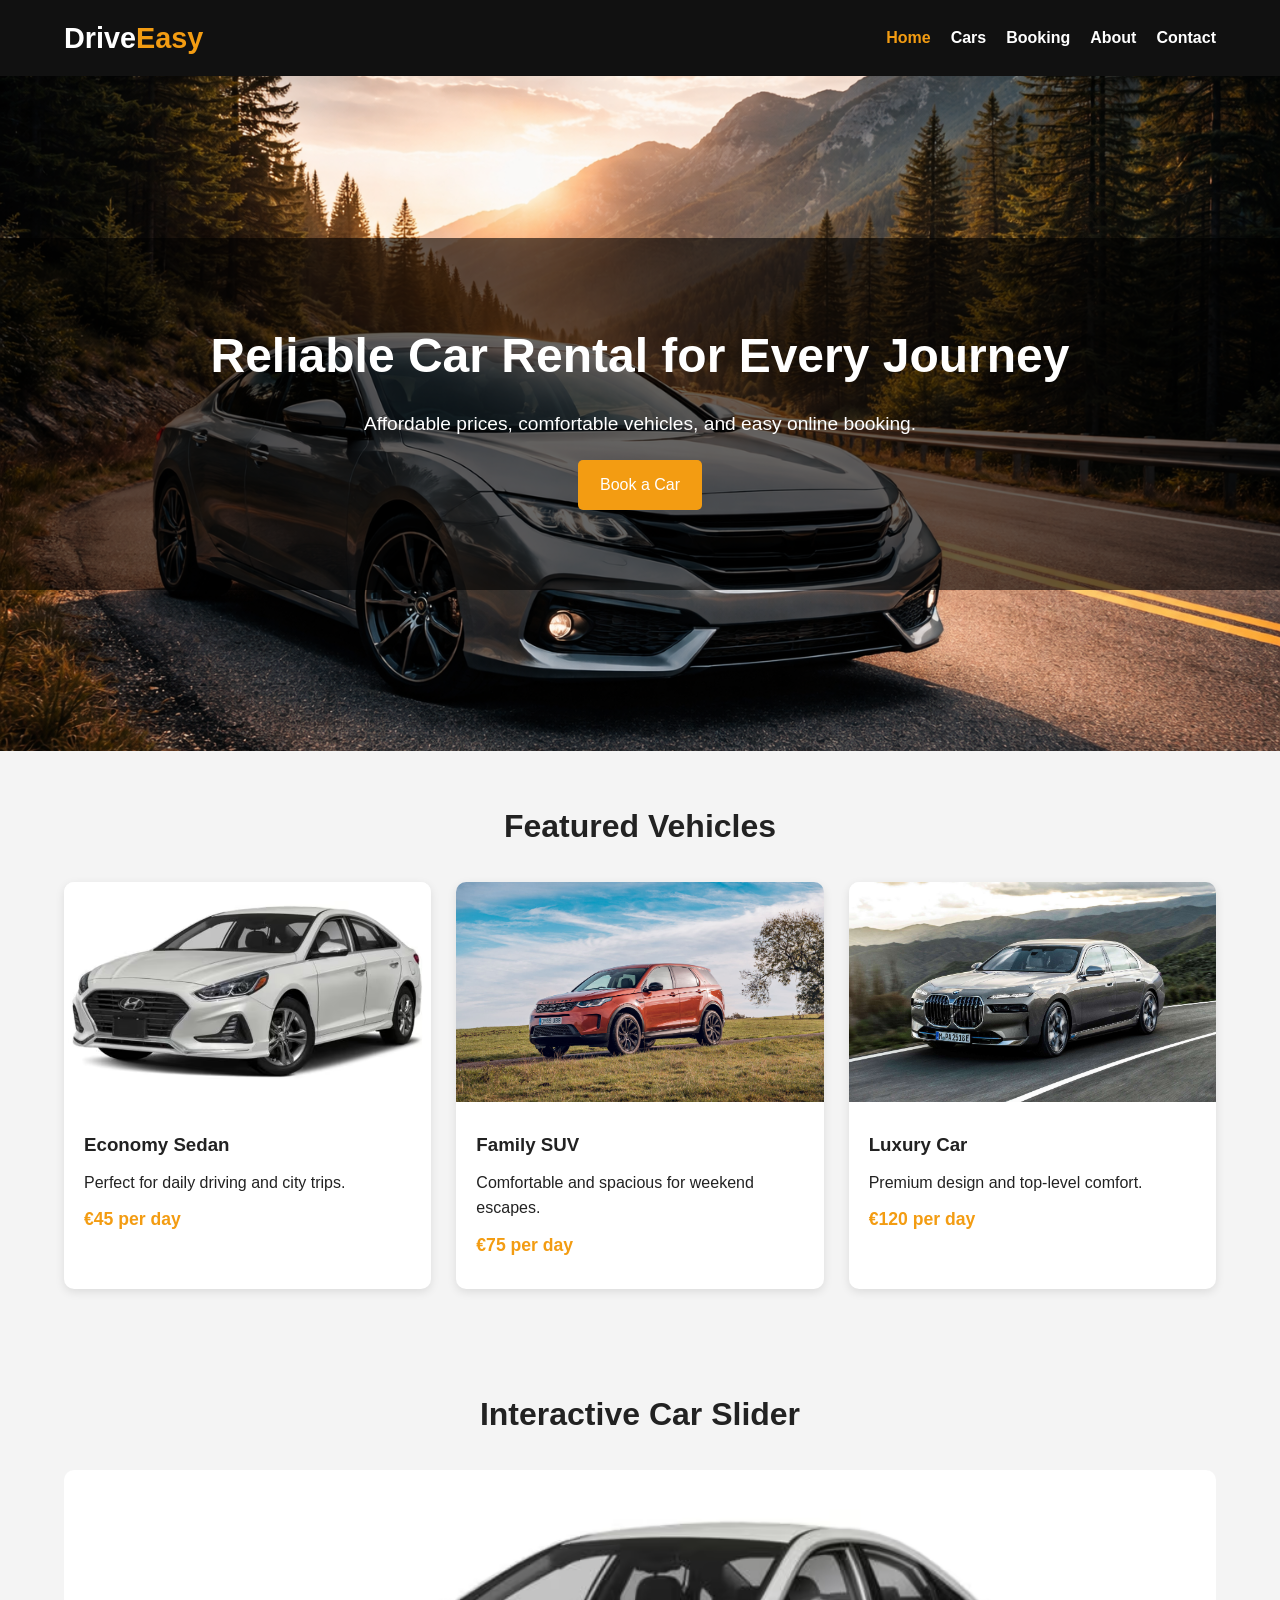
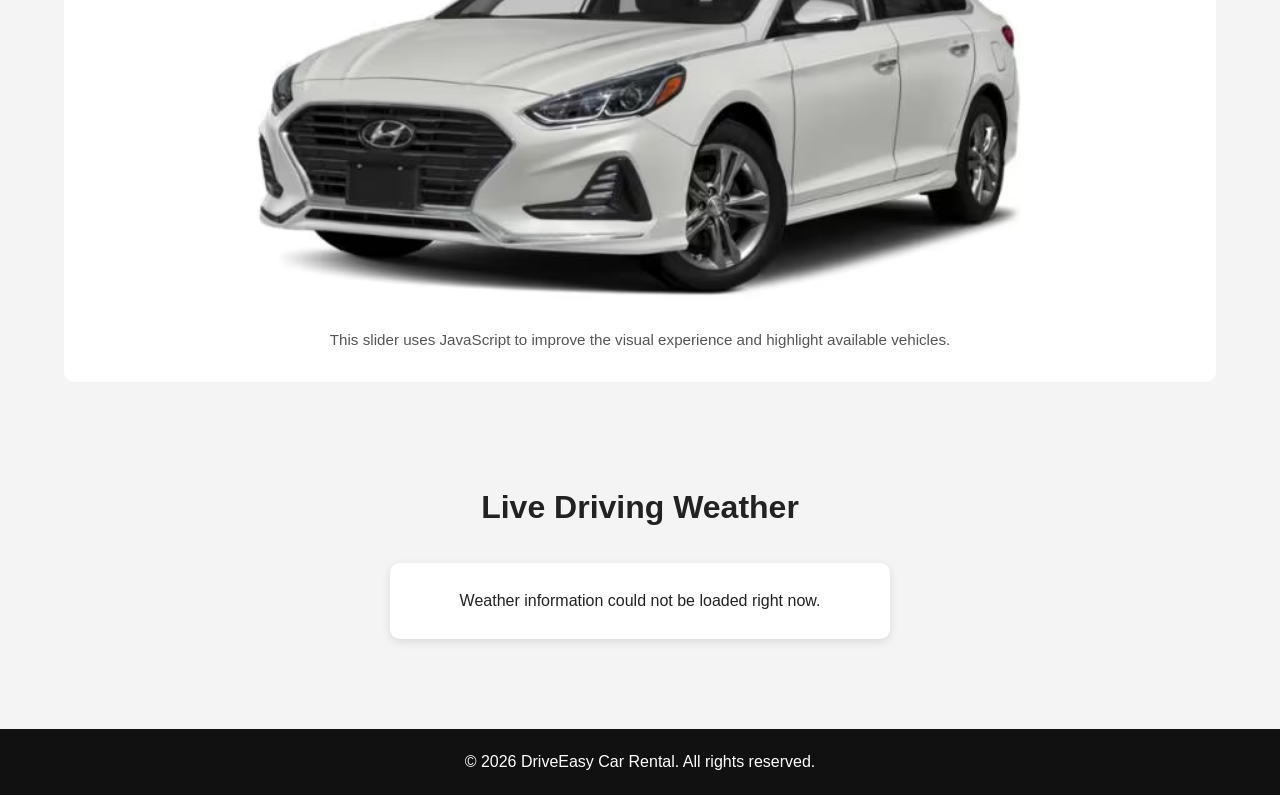
<file: index.html>
<!DOCTYPE html>
<html lang="en">
<head>
  <meta charset="UTF-8">
  <meta name="viewport" content="width=device-width, initial-scale=1.0">
  <title>DriveEasy Car Rental | Home</title>
  <meta name="description" content="DriveEasy Car Rental offers affordable, reliable, and stylish car hire with simple online booking and responsive design.">
  <meta name="keywords" content="car rental, car hire, Dublin car rental, affordable car rental, DriveEasy">
  <meta name="author" content="Your Name">
  <link rel="stylesheet" href="css/style.css">
</head>
<body>

<header>
  <div class="container navbar">
    <div class="logo">Drive<span>Easy</span></div>
    <nav>
      <ul>
        <li><a href="index.html" class="active">Home</a></li>
        <li><a href="cars.html">Cars</a></li>
        <li><a href="booking.html">Booking</a></li>
        <li><a href="about.html">About</a></li>
        <li><a href="contact.html">Contact</a></li>
      </ul>
    </nav>
  </div>
</header>

<section class="hero">
  <div class="hero-overlay">
    <div class="container">
      <h1>Reliable Car Rental for Every Journey</h1>
      <p>Affordable prices, comfortable vehicles, and easy online booking.</p>
      <a href="booking.html" class="btn">Book a Car</a>
    </div>
  </div>
</section>

<section class="section">
  <div class="container">
    <h2>Featured Vehicles</h2>
    <div class="cards">
      <div class="card">
        <img src="images/sedan.jpg" alt="Modern economy sedan for city driving">
        <div class="card-content">
          <h3>Economy Sedan</h3>
          <p>Perfect for daily driving and city trips.</p>
          <p class="price">€45 per day</p>
        </div>
      </div>
      <div class="card">
        <img src="images/suv.jpg" alt="Spacious SUV for families and long journeys">
        <div class="card-content">
          <h3>Family SUV</h3>
          <p>Comfortable and spacious for weekend escapes.</p>
          <p class="price">€75 per day</p>
        </div>
      </div>
      <div class="card">
        <img src="images/luxury.jpg" alt="Luxury rental car with premium interior">
        <div class="card-content">
          <h3>Luxury Car</h3>
          <p>Premium design and top-level comfort.</p>
          <p class="price">€120 per day</p>
        </div>
      </div>
    </div>
  </div>
</section>

<section class="section">
  <div class="container">
    <h2>Interactive Car Slider</h2>
    <div class="slider">
      <img id="sliderImage" src="images/sedan.jpg" alt="Car rental image slider showing available vehicles">
      <p class="small-text">This slider uses JavaScript to improve the visual experience and highlight available vehicles.</p>
    </div>
  </div>
</section>

<section class="section">
  <div class="container">
    <h2>Live Driving Weather</h2>
    <div id="weatherBox" class="weather-box">
      <p>Loading weather data...</p>
    </div>
  </div>
</section>

<footer>
  <p>&copy; 2026 DriveEasy Car Rental. All rights reserved.</p>
</footer>

<script src="js/script.js"></script>
</body>
</html>
</file>
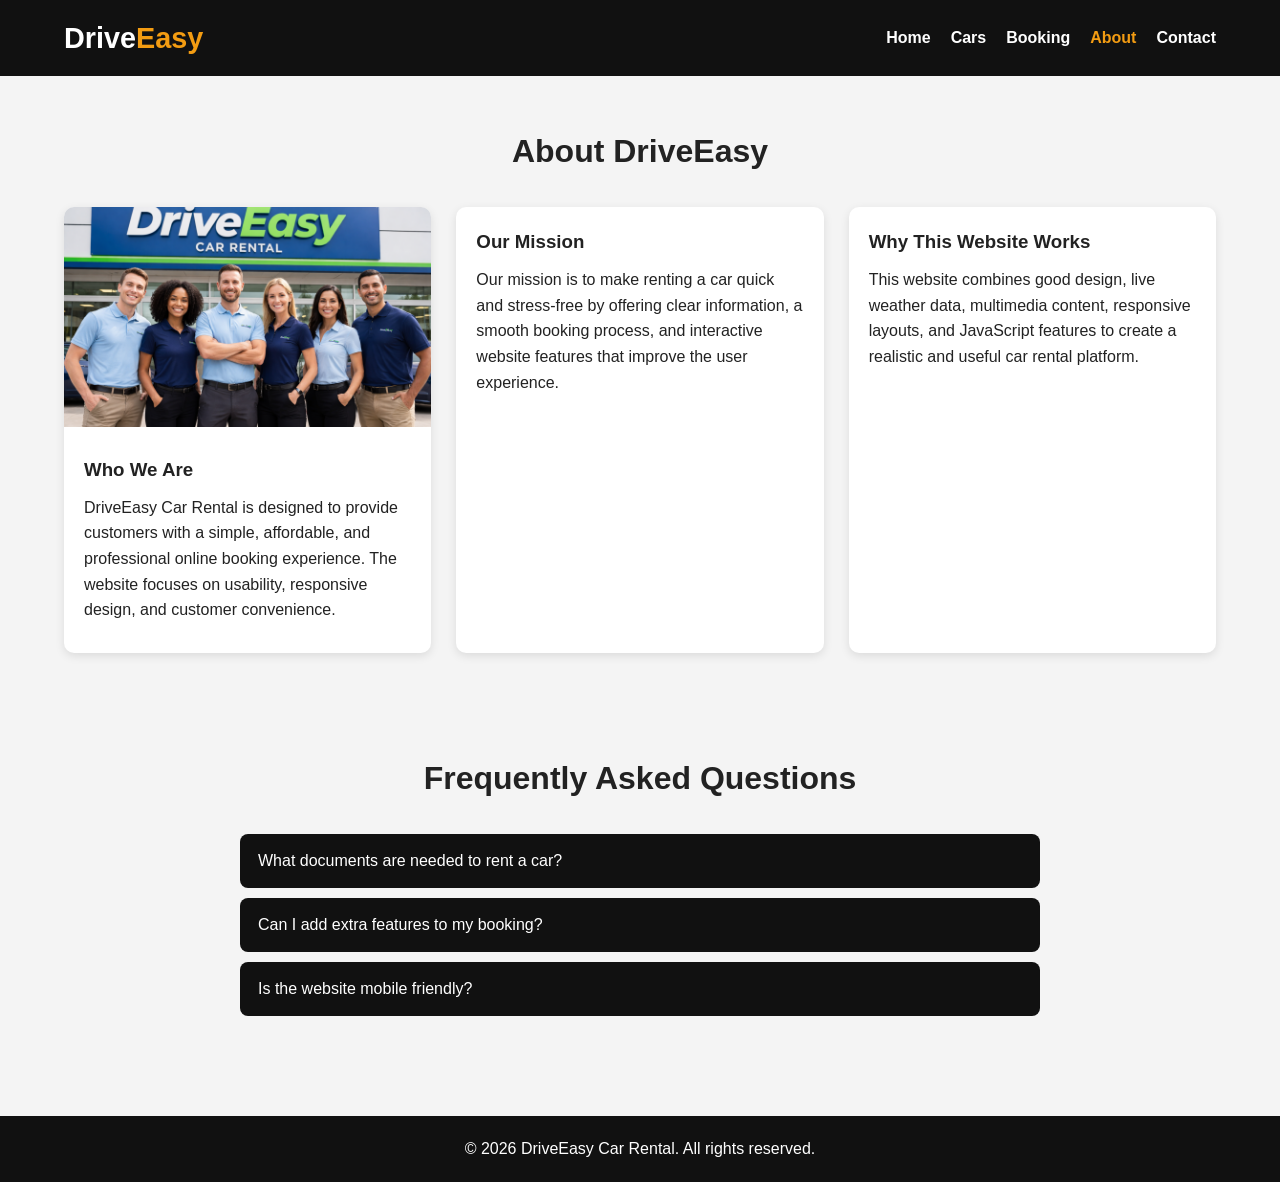
<file: About.html>
<!DOCTYPE html>
<html lang="en">
<head>
  <meta charset="UTF-8">
  <meta name="viewport" content="width=device-width, initial-scale=1.0">
  <title>DriveEasy Car Rental | About</title>
  <meta name="description" content="Learn about DriveEasy Car Rental, our services, and frequently asked questions.">
  <meta name="keywords" content="about car rental, rental service, car hire FAQ">
  <meta name="author" content="Your Name">
  <link rel="stylesheet" href="css/style.css">
</head>
<body>

<header>
  <div class="container navbar">
    <div class="logo">Drive<span>Easy</span></div>
    <nav>
      <ul>
        <li><a href="index.html">Home</a></li>
        <li><a href="cars.html">Cars</a></li>
        <li><a href="booking.html">Booking</a></li>
        <li><a href="about.html" class="active">About</a></li>
        <li><a href="contact.html">Contact</a></li>
      </ul>
    </nav>
  </div>
</header>

<section class="section">
  <div class="container">
    <h2>About DriveEasy</h2>
    <div class="cards">
      <div class="card">
        <img src="images/team.jpg" alt="DriveEasy customer service team">
        <div class="card-content">
          <h3>Who We Are</h3>
          <p>DriveEasy Car Rental is designed to provide customers with a simple, affordable, and professional online booking experience. The website focuses on usability, responsive design, and customer convenience.</p>
        </div>
      </div>
      <div class="card">
        <div class="card-content">
          <h3>Our Mission</h3>
          <p>Our mission is to make renting a car quick and stress-free by offering clear information, a smooth booking process, and interactive website features that improve the user experience.</p>
        </div>
      </div>
      <div class="card">
        <div class="card-content">
          <h3>Why This Website Works</h3>
          <p>This website combines good design, live weather data, multimedia content, responsive layouts, and JavaScript features to create a realistic and useful car rental platform.</p>
        </div>
      </div>
    </div>
  </div>
</section>

<section class="section">
  <div class="container">
    <h2>Frequently Asked Questions</h2>
    <div class="accordion">
      <div class="accordion-item">
        <button class="accordion-btn">What documents are needed to rent a car?</button>
        <div class="accordion-content">
          <p>You need a valid driving license, identification, and a payment method.</p>
        </div>
      </div>

      <div class="accordion-item">
        <button class="accordion-btn">Can I add extra features to my booking?</button>
        <div class="accordion-content">
          <p>Yes, customers can add GPS, a child seat, and full insurance through the booking form.</p>
        </div>
      </div>

      <div class="accordion-item">
        <button class="accordion-btn">Is the website mobile friendly?</button>
        <div class="accordion-content">
          <p>Yes, the website uses responsive design so it adapts to desktop, tablet, and mobile screens.</p>
        </div>
      </div>
    </div>
  </div>
</section>

<footer>
  <p>&copy; 2026 DriveEasy Car Rental. All rights reserved.</p>
</footer>

<script src="js/script.js"></script>
</body>
</html>
</file>
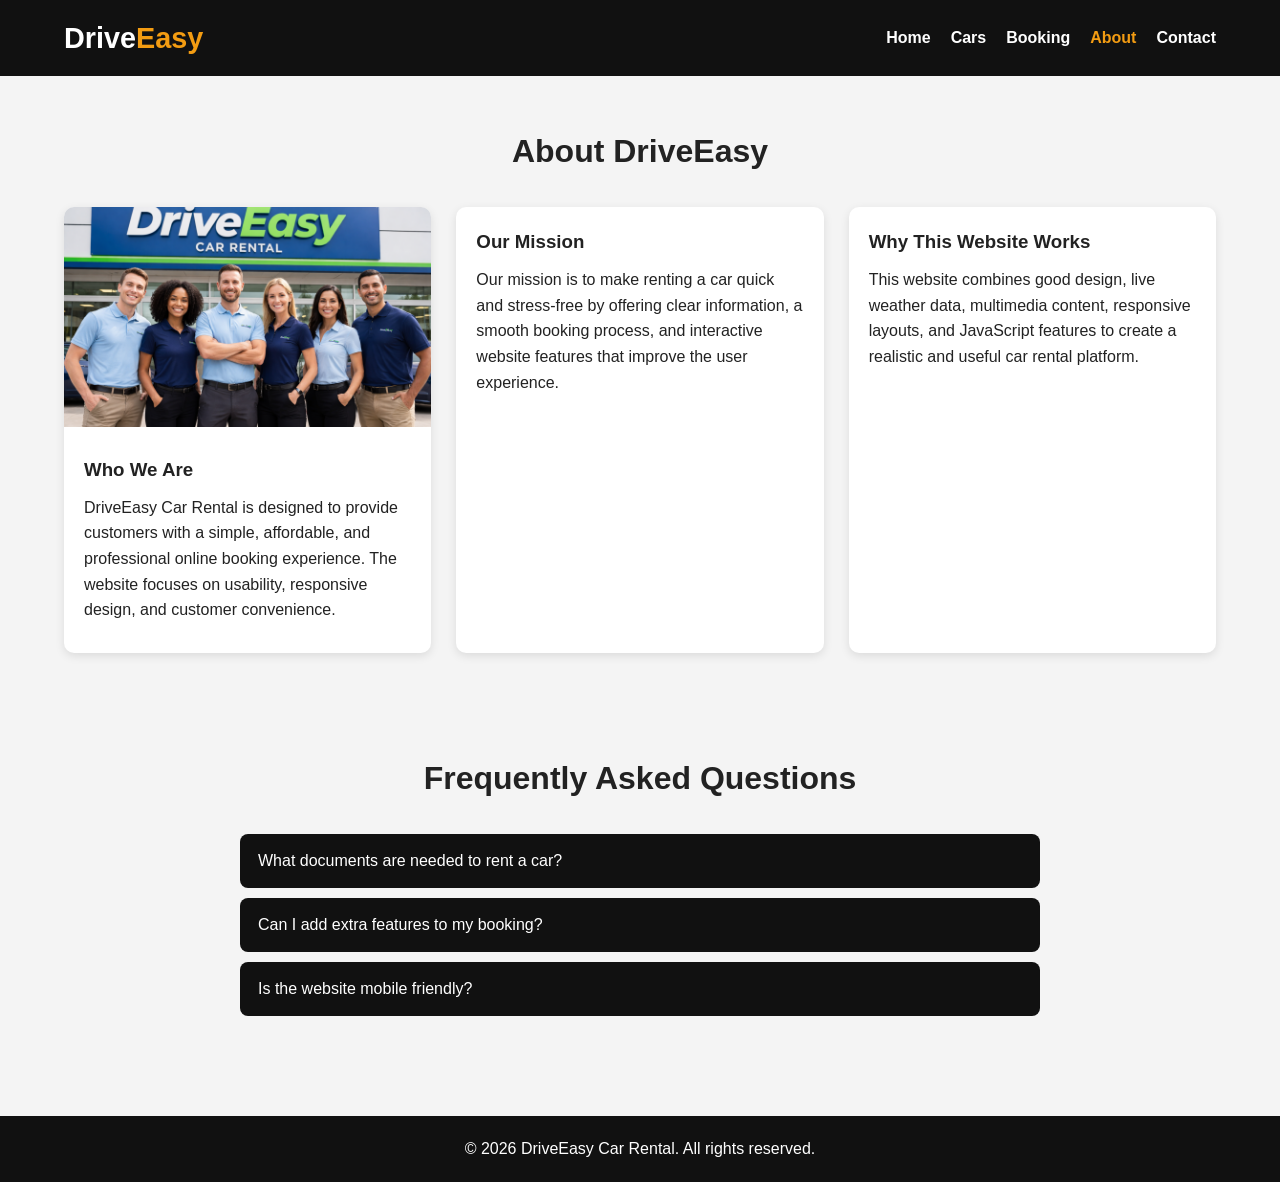
<file: about.html>
<!DOCTYPE html>
<html lang="en">
<head>
  <meta charset="UTF-8">
  <meta name="viewport" content="width=device-width, initial-scale=1.0">
  <title>DriveEasy Car Rental | About</title>
  <meta name="description" content="Learn about DriveEasy Car Rental, our services, and frequently asked questions.">
  <meta name="keywords" content="about car rental, rental service, car hire FAQ">
  <meta name="author" content="Your Name">
  <link rel="stylesheet" href="css/style.css">
</head>
<body>

<header>
  <div class="container navbar">
    <div class="logo">Drive<span>Easy</span></div>
    <nav>
      <ul>
        <li><a href="index.html">Home</a></li>
        <li><a href="cars.html">Cars</a></li>
        <li><a href="booking.html">Booking</a></li>
        <li><a href="about.html" class="active">About</a></li>
        <li><a href="contact.html">Contact</a></li>
      </ul>
    </nav>
  </div>
</header>

<section class="section">
  <div class="container">
    <h2>About DriveEasy</h2>
    <div class="cards">
      <div class="card">
        <img src="images/team.jpg" alt="DriveEasy customer service team">
        <div class="card-content">
          <h3>Who We Are</h3>
          <p>DriveEasy Car Rental is designed to provide customers with a simple, affordable, and professional online booking experience. The website focuses on usability, responsive design, and customer convenience.</p>
        </div>
      </div>
      <div class="card">
        <div class="card-content">
          <h3>Our Mission</h3>
          <p>Our mission is to make renting a car quick and stress-free by offering clear information, a smooth booking process, and interactive website features that improve the user experience.</p>
        </div>
      </div>
      <div class="card">
        <div class="card-content">
          <h3>Why This Website Works</h3>
          <p>This website combines good design, live weather data, multimedia content, responsive layouts, and JavaScript features to create a realistic and useful car rental platform.</p>
        </div>
      </div>
    </div>
  </div>
</section>

<section class="section">
  <div class="container">
    <h2>Frequently Asked Questions</h2>
    <div class="accordion">
      <div class="accordion-item">
        <button class="accordion-btn">What documents are needed to rent a car?</button>
        <div class="accordion-content">
          <p>You need a valid driving license, identification, and a payment method.</p>
        </div>
      </div>

      <div class="accordion-item">
        <button class="accordion-btn">Can I add extra features to my booking?</button>
        <div class="accordion-content">
          <p>Yes, customers can add GPS, a child seat, and full insurance through the booking form.</p>
        </div>
      </div>

      <div class="accordion-item">
        <button class="accordion-btn">Is the website mobile friendly?</button>
        <div class="accordion-content">
          <p>Yes, the website uses responsive design so it adapts to desktop, tablet, and mobile screens.</p>
        </div>
      </div>
    </div>
  </div>
</section>

<footer>
  <p>&copy; 2026 DriveEasy Car Rental. All rights reserved.</p>
</footer>

<script src="js/script.js"></script>
</body>
</html>
</file>
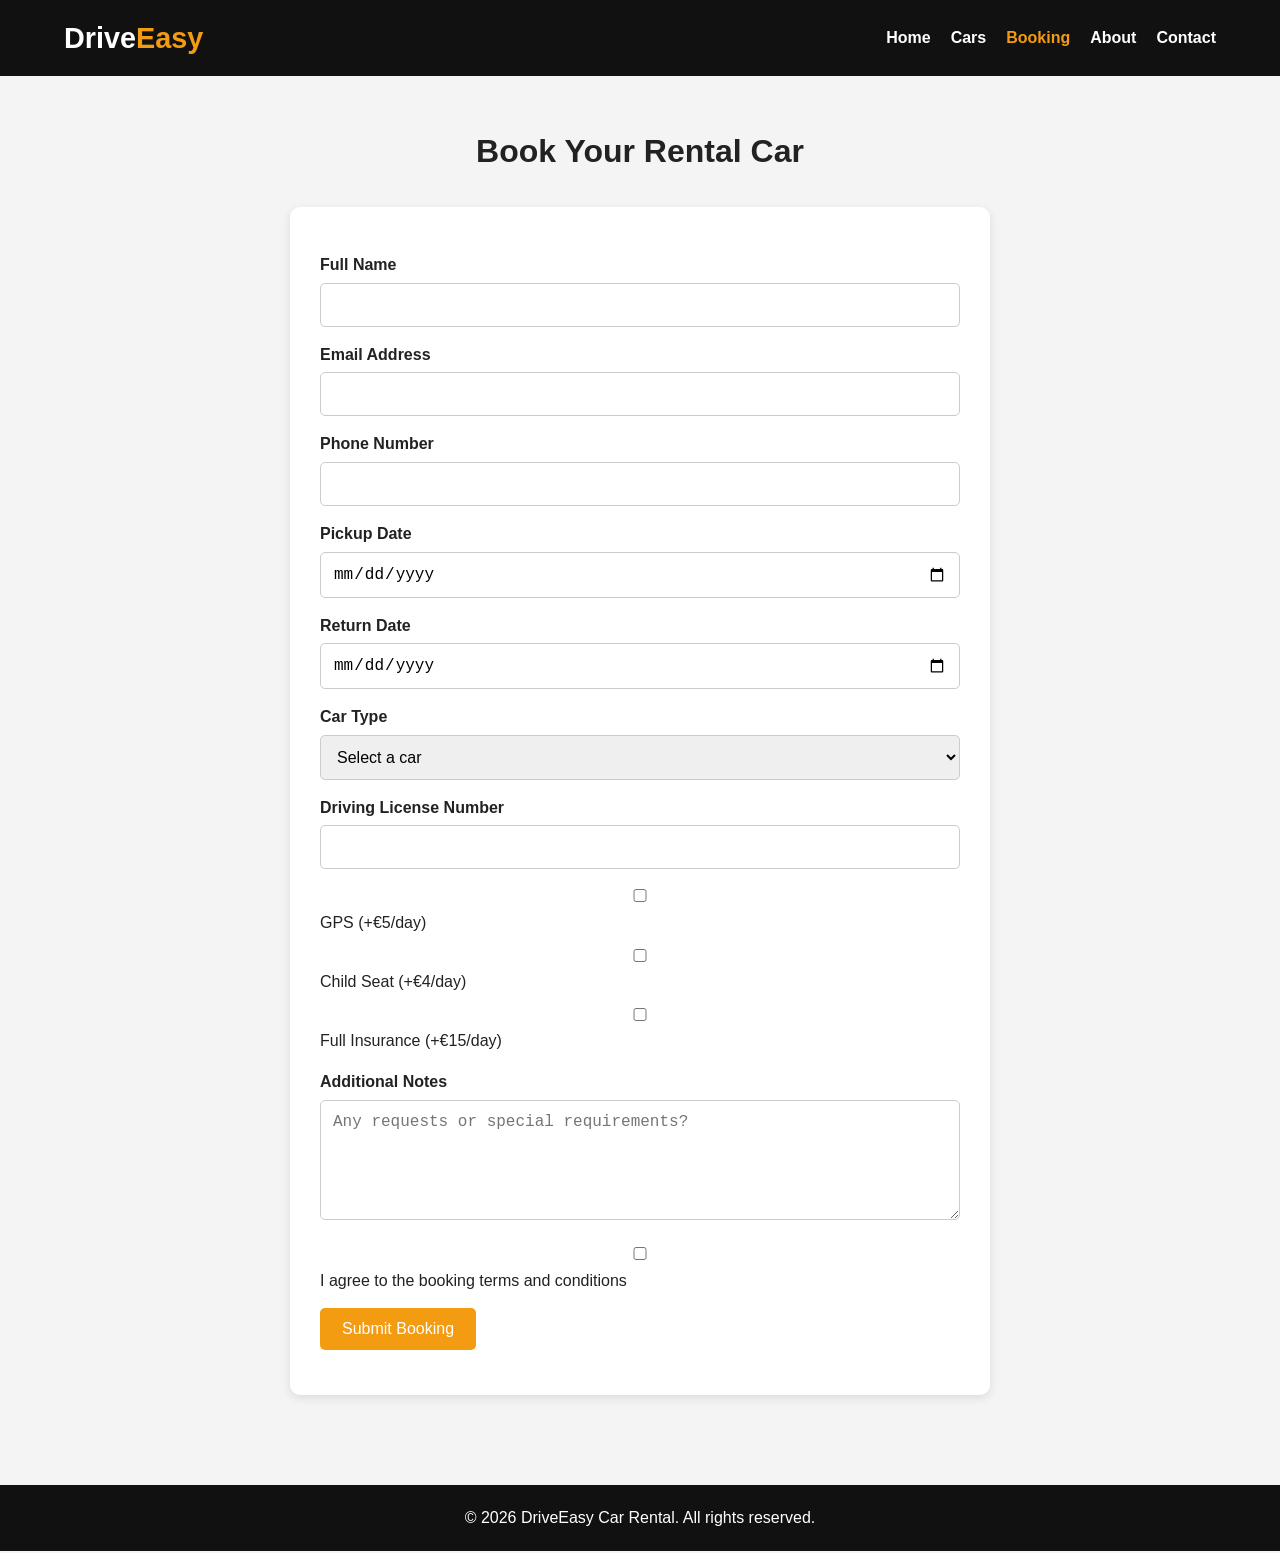
<file: booking.html>
<!DOCTYPE html>
<html lang="en">
<head>
  <meta charset="UTF-8">
  <meta name="viewport" content="width=device-width, initial-scale=1.0">
  <title>DriveEasy Car Rental | Booking</title>
  <meta name="description" content="Book your rental car online with DriveEasy using our simple and interactive booking form.">
  <meta name="keywords" content="book rental car, online car booking, car hire booking">
  <meta name="author" content="Your Name">
  <link rel="stylesheet" href="css/style.css">
</head>
<body>

<header>
  <div class="container navbar">
    <div class="logo">Drive<span>Easy</span></div>
    <nav>
      <ul>
        <li><a href="index.html">Home</a></li>
        <li><a href="cars.html">Cars</a></li>
        <li><a href="booking.html" class="active">Booking</a></li>
        <li><a href="about.html">About</a></li>
        <li><a href="contact.html">Contact</a></li>
      </ul>
    </nav>
  </div>
</header>

<section class="section">
  <div class="container">
    <h2>Book Your Rental Car</h2>

    <form id="bookingForm">
      <label for="fullName">Full Name</label>
      <input type="text" id="fullName" name="fullName" required>

      <label for="email">Email Address</label>
      <input type="email" id="email" name="email" required>

      <label for="phone">Phone Number</label>
      <input type="tel" id="phone" name="phone" required>

      <label for="pickupDate">Pickup Date</label>
      <input type="date" id="pickupDate" name="pickupDate" required onchange="calculatePrice()">

      <label for="returnDate">Return Date</label>
      <input type="date" id="returnDate" name="returnDate" required onchange="calculatePrice()">

      <label for="carType">Car Type</label>
      <select id="carType" name="carType" required onchange="calculatePrice()">
        <option value="">Select a car</option>
        <option value="Economy">Economy Sedan (€45/day)</option>
        <option value="SUV">Family SUV (€75/day)</option>
        <option value="Luxury">Luxury Car (€120/day)</option>
      </select>

      <label for="license">Driving License Number</label>
      <input type="text" id="license" name="license" required>

      <div class="checkbox-group">
        <label><input type="checkbox" id="gps" onchange="calculatePrice()"> GPS (+€5/day)</label>
        <label><input type="checkbox" id="seat" onchange="calculatePrice()"> Child Seat (+€4/day)</label>
        <label><input type="checkbox" id="insurance" onchange="calculatePrice()"> Full Insurance (+€15/day)</label>
      </div>

      <label for="notes">Additional Notes</label>
      <textarea id="notes" name="notes" placeholder="Any requests or special requirements?"></textarea>

      <div class="checkbox-group">
        <label><input type="checkbox" id="terms"> I agree to the booking terms and conditions</label>
      </div>

      <p id="totalPrice" class="form-message"></p>
      <button type="submit" class="btn">Submit Booking</button>
      <p id="formMessage" class="form-message"></p>
    </form>
  </div>
</section>

<footer>
  <p>&copy; 2026 DriveEasy Car Rental. All rights reserved.</p>
</footer>

<script src="js/script.js"></script>
</body>
</html>
</file>
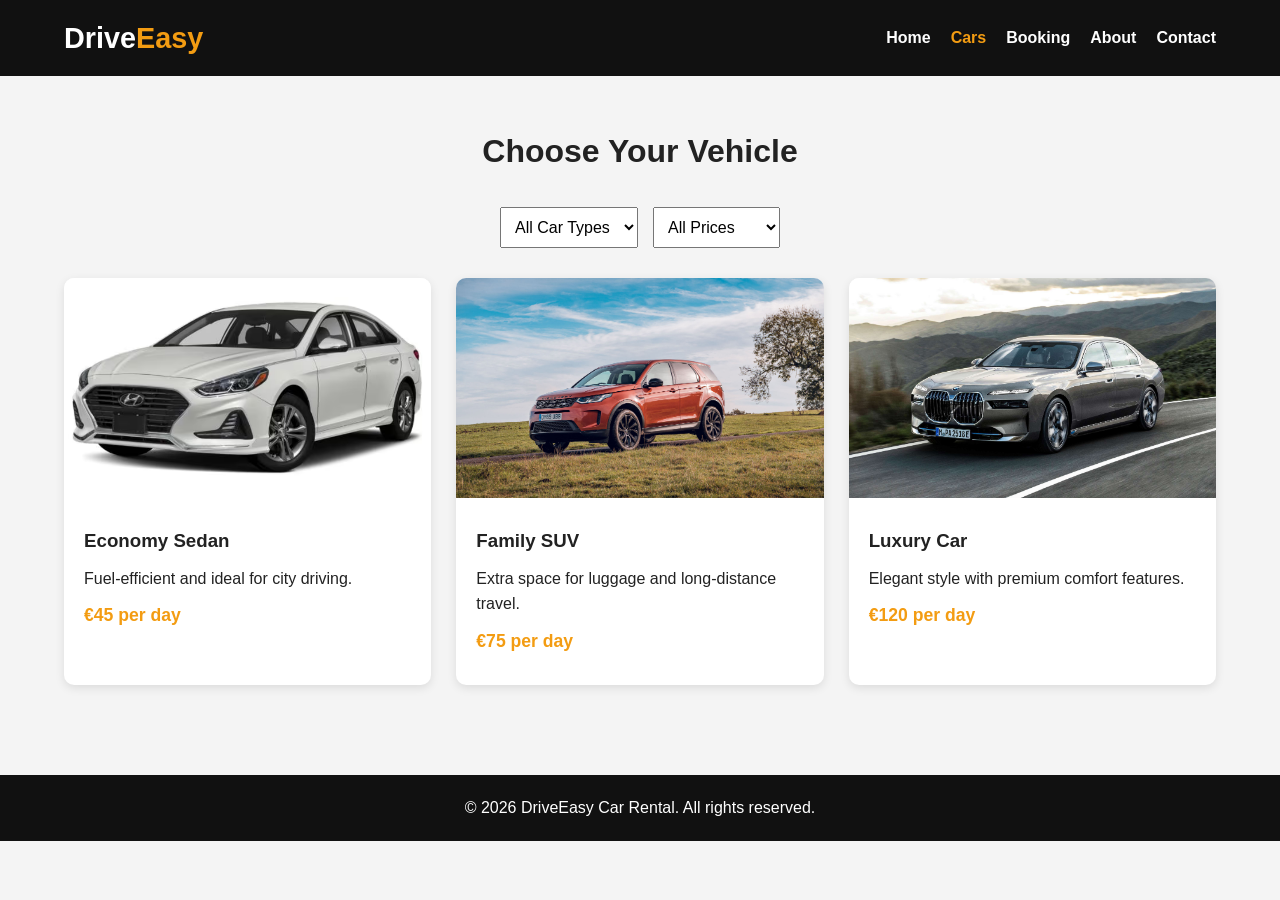
<file: cars.html>
<!DOCTYPE html>
<html lang="en">
<head>
  <meta charset="UTF-8">
  <meta name="viewport" content="width=device-width, initial-scale=1.0">
  <title>DriveEasy Car Rental | Cars</title>
  <meta name="description" content="Browse the available DriveEasy rental cars including economy, SUV, and luxury vehicles.">
  <meta name="keywords" content="rental cars, economy car, SUV rental, luxury rental car">
  <meta name="author" content="Your Name">
  <link rel="stylesheet" href="css/style.css">
</head>
<body>

<header>
  <div class="container navbar">
    <div class="logo">Drive<span>Easy</span></div>
    <nav>
      <ul>
        <li><a href="index.html">Home</a></li>
        <li><a href="cars.html" class="active">Cars</a></li>
        <li><a href="booking.html">Booking</a></li>
        <li><a href="about.html">About</a></li>
        <li><a href="contact.html">Contact</a></li>
      </ul>
    </nav>
  </div>
</header>

<section class="section">
  <div class="container">
    <h2>Choose Your Vehicle</h2>

    <div class="filters">
      <select id="filterType">
        <option value="All">All Car Types</option>
        <option value="Economy">Economy</option>
        <option value="SUV">SUV</option>
        <option value="Luxury">Luxury</option>
      </select>

      <select id="filterPrice">
        <option value="all">All Prices</option>
        <option value="under50">Under €50</option>
        <option value="50to100">€50 to €100</option>
        <option value="over100">Over €100</option>
      </select>
    </div>

    <div class="cards">
      <div class="card car-card" data-type="Economy" data-price="45">
        <img src="images/sedan.jpg" alt="Economy sedan available for rent">
        <div class="card-content">
          <h3>Economy Sedan</h3>
          <p>Fuel-efficient and ideal for city driving.</p>
          <p class="price">€45 per day</p>
        </div>
      </div>

      <div class="card car-card" data-type="SUV" data-price="75">
        <img src="images/suv.jpg" alt="SUV available for rent">
        <div class="card-content">
          <h3>Family SUV</h3>
          <p>Extra space for luggage and long-distance travel.</p>
          <p class="price">€75 per day</p>
        </div>
      </div>

      <div class="card car-card" data-type="Luxury" data-price="120">
        <img src="images/luxury.jpg" alt="Luxury car available for rent">
        <div class="card-content">
          <h3>Luxury Car</h3>
          <p>Elegant style with premium comfort features.</p>
          <p class="price">€120 per day</p>
        </div>
      </div>
    </div>
  </div>
</section>

<footer>
  <p>&copy; 2026 DriveEasy Car Rental. All rights reserved.</p>
</footer>

<script src="js/script.js"></script>
</body>
</html>
</file>
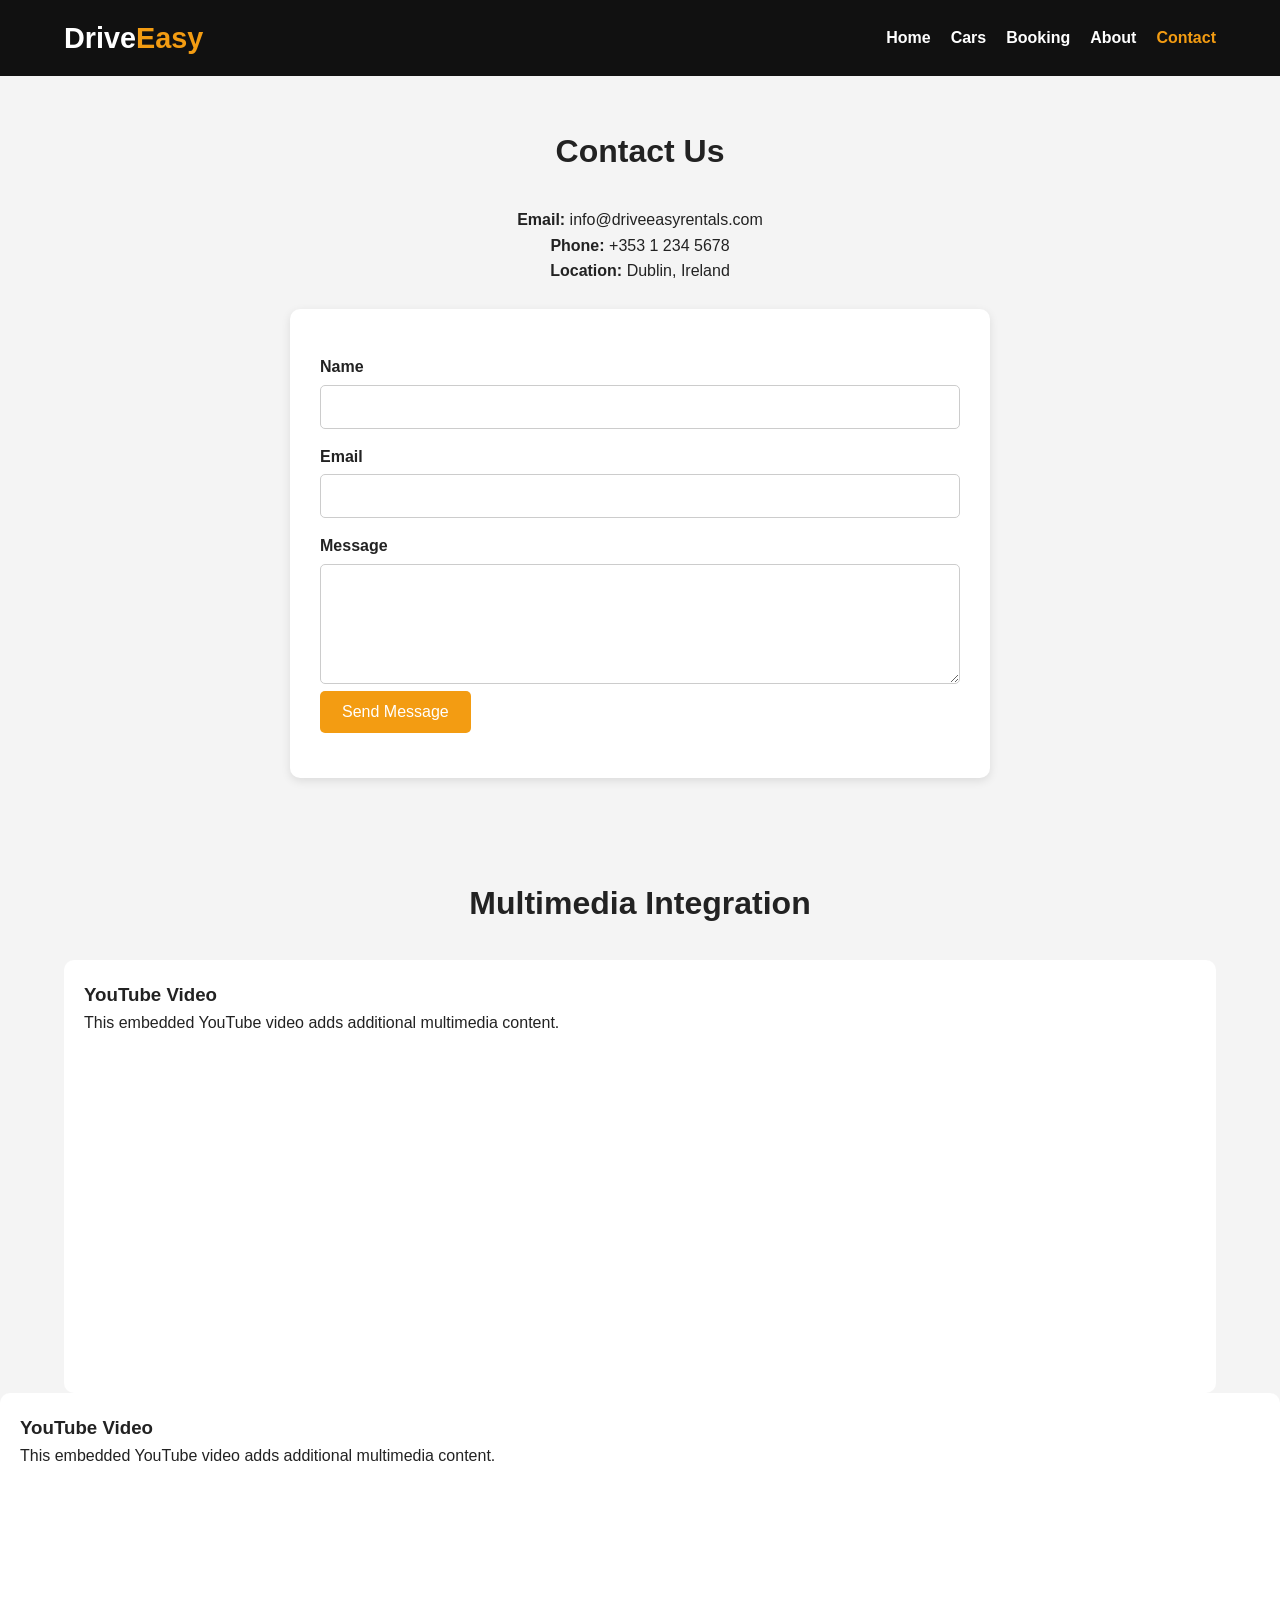
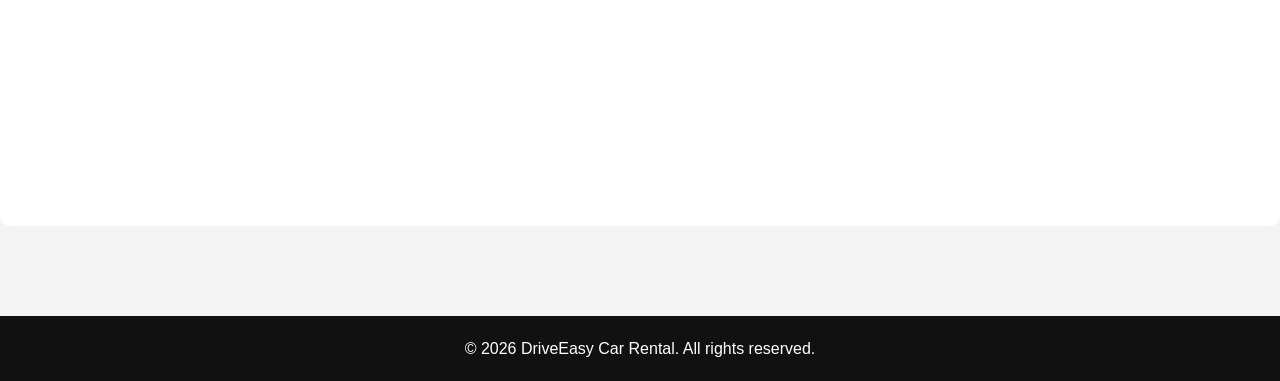
<file: contact.html>
<!DOCTYPE html>
<html lang="en">
<head>
  <meta charset="UTF-8">
  <meta name="viewport" content="width=device-width, initial-scale=1.0">
  <title>DriveEasy Car Rental | Contact</title>
  <meta name="description" content="Contact DriveEasy Car Rental for support, questions, and booking information.">
  <meta name="keywords" content="contact car rental, rental support, DriveEasy contact">
  <meta name="author" content="Your Name">
  <link rel="stylesheet" href="css/style.css">
</head>
<body>

<header>
  <div class="container navbar">
    <div class="logo">Drive<span>Easy</span></div>
    <nav>
      <ul>
        <li><a href="index.html">Home</a></li>
        <li><a href="cars.html">Cars</a></li>
        <li><a href="booking.html">Booking</a></li>
        <li><a href="about.html">About</a></li>
        <li><a href="contact.html" class="active">Contact</a></li>
      </ul>
    </nav>
  </div>
</header>

<section class="section">
  <div class="container">
    <h2>Contact Us</h2>

    <div class="contact-info">
      <p><strong>Email:</strong> info@driveeasyrentals.com</p>
      <p><strong>Phone:</strong> +353 1 234 5678</p>
      <p><strong>Location:</strong> Dublin, Ireland</p>
    </div>

    <form id="contactForm">
      <label for="contactName">Name</label>
      <input type="text" id="contactName" required>

      <label for="contactEmail">Email</label>
      <input type="email" id="contactEmail" required>

      <label for="contactMessage">Message</label>
      <textarea id="contactMessage" required></textarea>

      <button type="submit" class="btn">Send Message</button>
      <p id="contactOutput" class="form-message"></p>
    </form>
  </div>
</section>

<section class="section">
  <div class="container">
    <h2>Multimedia Integration</h2>
    <div class="media-grid">
      
     

      <div class="media-box" style="grid-column: 1 / -1;">
        <h3>YouTube Video</h3>
        <p>This embedded YouTube video adds additional multimedia content.</p>
       <iframe width="560" height="315" src="https://www.youtube.com/embed/-8UPg6hyDBg?si=VD9Ra6MVISYFuLjZ" title="YouTube video player" frameborder="0" allow="accelerometer; autoplay; clipboard-write; encrypted-media; gyroscope; picture-in-picture; web-share" referrerpolicy="strict-origin-when-cross-origin" allowfullscreen></iframe>
      </div>
    </div>
  </div>
  <div class="media-box" style="grid-column: 1 / -1;">
        <h3>YouTube Video</h3>
        <p>This embedded YouTube video adds additional multimedia content.</p>
      <iframe width="560" height="315" src="https://www.youtube.com/embed/rwCwC-7ioZ0?si=kDV7z_RJhOyFZFs2" title="YouTube video player" frameborder="0" allow="accelerometer; autoplay; clipboard-write; encrypted-media; gyroscope; picture-in-picture; web-share" referrerpolicy="strict-origin-when-cross-origin" allowfullscreen></iframe>
      </div>
    </div>
  </div>
</section>

<footer>
  <p>&copy; 2026 DriveEasy Car Rental. All rights reserved.</p>
</footer>

<script src="js/script.js"></script>
</body>
</html>
</file>
<file: css/style.css>
* {
  margin: 0;
  padding: 0;
  box-sizing: border-box;
}

body {
  font-family: Arial, sans-serif;
  line-height: 1.6;
  background-color: #f4f4f4;
  color: #222;
}

header {
  background: #111;
  color: white;
  padding: 15px 0;
}

.container {
  width: 90%;
  max-width: 1200px;
  margin: auto;
}

.navbar {
  display: flex;
  justify-content: space-between;
  align-items: center;
  flex-wrap: wrap;
}

.logo {
  font-size: 1.8rem;
  font-weight: bold;
}

.logo span {
  color: #f39c12;
}

nav ul {
  list-style: none;
  display: flex;
  gap: 20px;
  flex-wrap: wrap;
}

nav ul li a {
  color: white;
  text-decoration: none;
  font-weight: bold;
}

nav ul li a:hover,
nav ul li a.active {
  color: #f39c12;
}

.hero {
  background: url("../images/hero-car.jpg") center/cover no-repeat;
  min-height: 75vh;
  display: flex;
  align-items: center;
  color: white;
  text-align: center;
}

.hero-overlay {
  background: rgba(0, 0, 0, 0.6);
  width: 100%;
  padding: 80px 20px;
}

.hero h1 {
  font-size: 3rem;
  margin-bottom: 15px;
}

.hero p {
  font-size: 1.2rem;
  margin-bottom: 20px;
}

.btn {
  display: inline-block;
  background: #f39c12;
  color: white;
  padding: 12px 22px;
  text-decoration: none;
  border-radius: 5px;
  border: none;
  cursor: pointer;
  font-size: 1rem;
}

.btn:hover {
  background: #d68910;
}

.section {
  padding: 50px 0;
}

.section h2 {
  text-align: center;
  margin-bottom: 30px;
  font-size: 2rem;
}

.cards {
  display: grid;
  grid-template-columns: repeat(3, 1fr);
  gap: 25px;
}

.card {
  background: white;
  border-radius: 10px;
  overflow: hidden;
  box-shadow: 0 3px 10px rgba(0, 0, 0, 0.1);
}

.card img {
  width: 100%;
  height: 220px;
  object-fit: cover;
}

.card-content {
  padding: 20px;
}

.card-content h3 {
  margin-bottom: 10px;
}

.card-content p {
  margin-bottom: 10px;
}

.price {
  color: #f39c12;
  font-weight: bold;
  font-size: 1.1rem;
}

.slider {
  text-align: center;
  background: white;
  padding: 30px;
  border-radius: 10px;
}

.slider img {
  width: 100%;
  max-width: 800px;
  height: 420px;
  object-fit: cover;
  border-radius: 10px;
}

.weather-box {
  background: white;
  padding: 25px;
  border-radius: 10px;
  text-align: center;
  max-width: 500px;
  margin: auto;
  box-shadow: 0 3px 10px rgba(0, 0, 0, 0.1);
}

.filters {
  display: flex;
  gap: 15px;
  justify-content: center;
  margin-bottom: 30px;
  flex-wrap: wrap;
}

.filters select {
  padding: 10px;
  font-size: 1rem;
}

form {
  background: white;
  padding: 30px;
  border-radius: 10px;
  max-width: 700px;
  margin: auto;
  box-shadow: 0 3px 10px rgba(0, 0, 0, 0.1);
}

form label {
  display: block;
  margin: 15px 0 5px;
  font-weight: bold;
}

form input,
form select,
form textarea {
  width: 100%;
  padding: 12px;
  font-size: 1rem;
  border: 1px solid #ccc;
  border-radius: 5px;
}

form textarea {
  resize: vertical;
  min-height: 120px;
}

.checkbox-group {
  margin-top: 15px;
}

.checkbox-group label {
  font-weight: normal;
  display: block;
  margin: 8px 0;
}

.form-message {
  margin-top: 15px;
  font-weight: bold;
  text-align: center;
}

.accordion {
  max-width: 800px;
  margin: auto;
}

.accordion-item {
  background: white;
  margin-bottom: 10px;
  border-radius: 8px;
  overflow: hidden;
}

.accordion-btn {
  width: 100%;
  background: #111;
  color: white;
  border: none;
  text-align: left;
  padding: 18px;
  font-size: 1rem;
  cursor: pointer;
}

.accordion-btn:hover {
  background: #333;
}

.accordion-content {
  display: none;
  padding: 18px;
  background: #fff;
}

.media-grid {
  display: grid;
  grid-template-columns: 1fr 1fr;
  gap: 25px;
  align-items: start;
}

.media-box {
  background: white;
  padding: 20px;
  border-radius: 10px;
}

.media-box iframe,
.media-box video,
.media-box audio {
  width: 100%;
  margin-top: 15px;
}

.contact-info {
  text-align: center;
  margin-bottom: 25px;
}

footer {
  background: #111;
  color: white;
  text-align: center;
  padding: 20px 0;
  margin-top: 40px;
}

.small-text {
  font-size: 0.95rem;
  color: #555;
}

@media (max-width: 900px) {
  .cards {
    grid-template-columns: repeat(2, 1fr);
  }

  .media-grid {
    grid-template-columns: 1fr;
  }

  .hero h1 {
    font-size: 2.3rem;
  }
}

@media (max-width: 600px) {
  .cards {
    grid-template-columns: 1fr;
  }

  .navbar {
    flex-direction: column;
    gap: 15px;
  }

  nav ul {
    justify-content: center;
  }

  .hero h1 {
    font-size: 1.8rem;
  }

  .slider img {
    height: 250px;
  }
}
</file>
